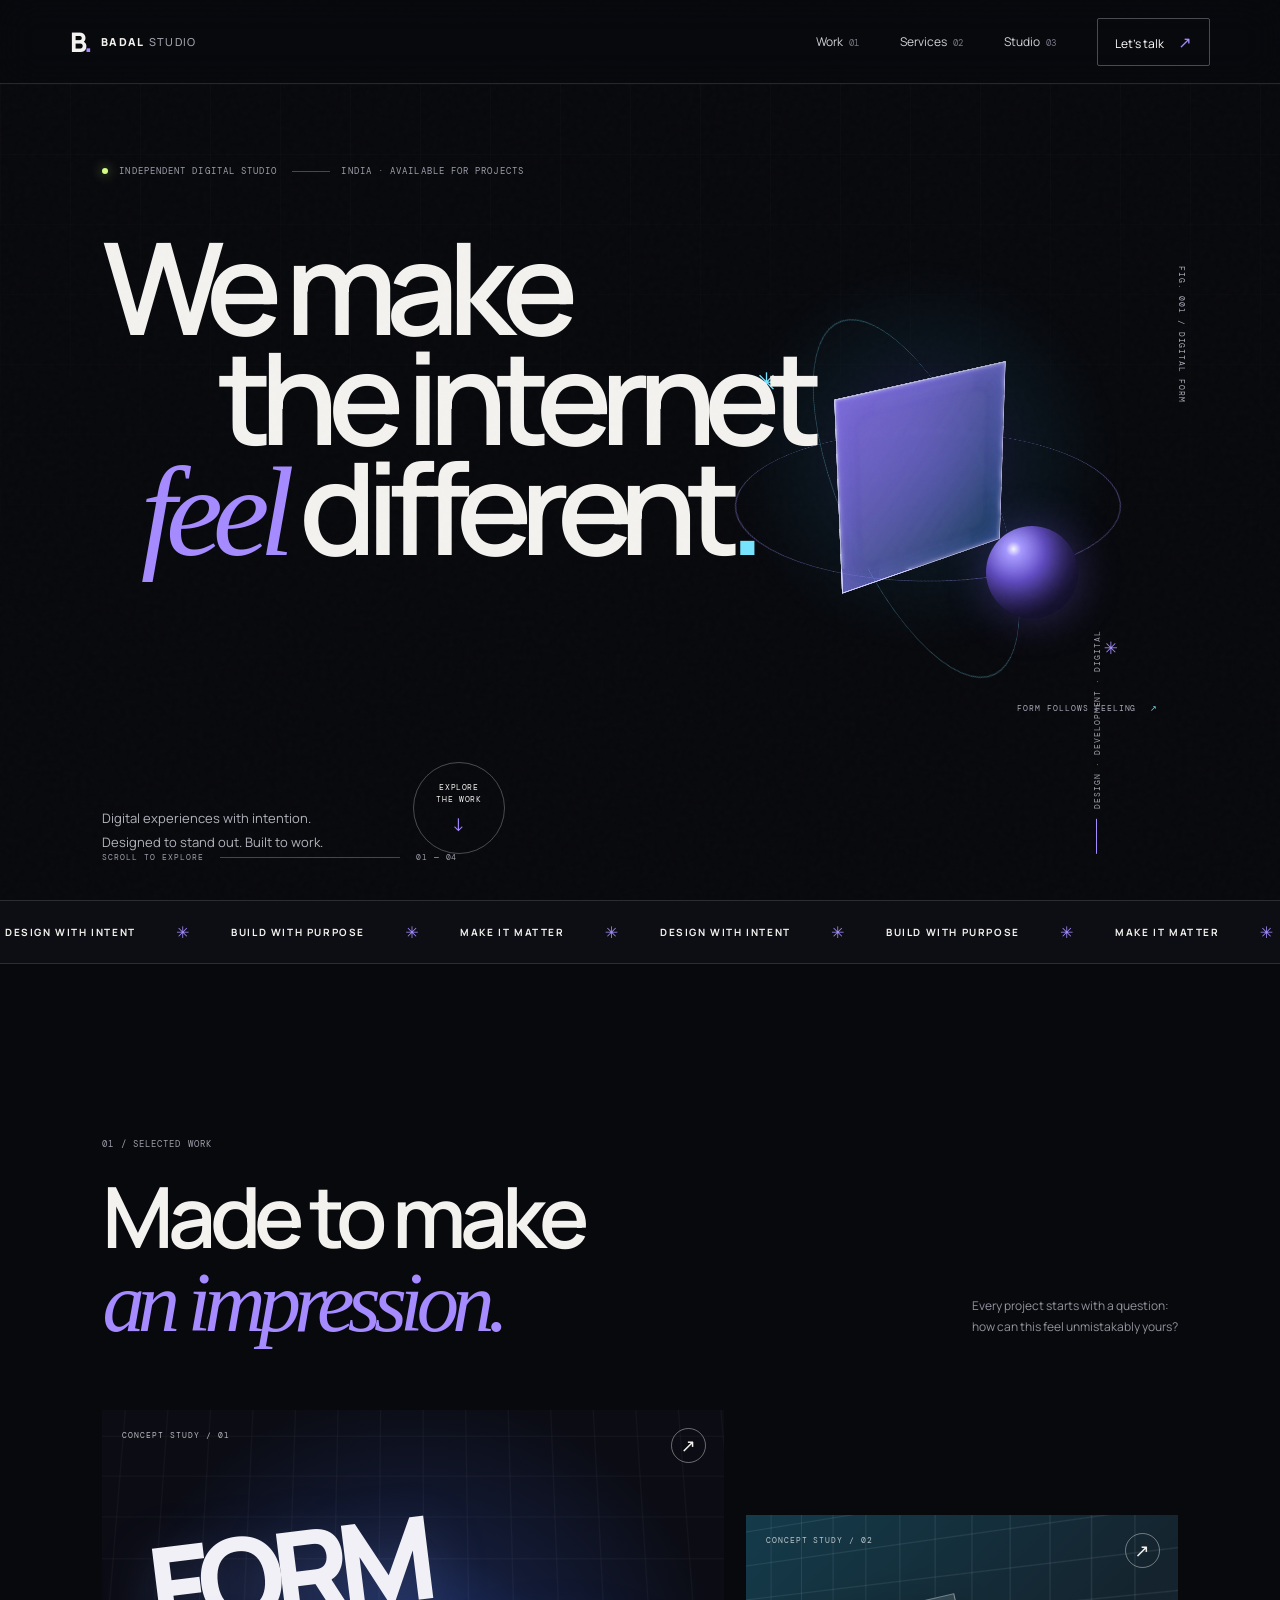
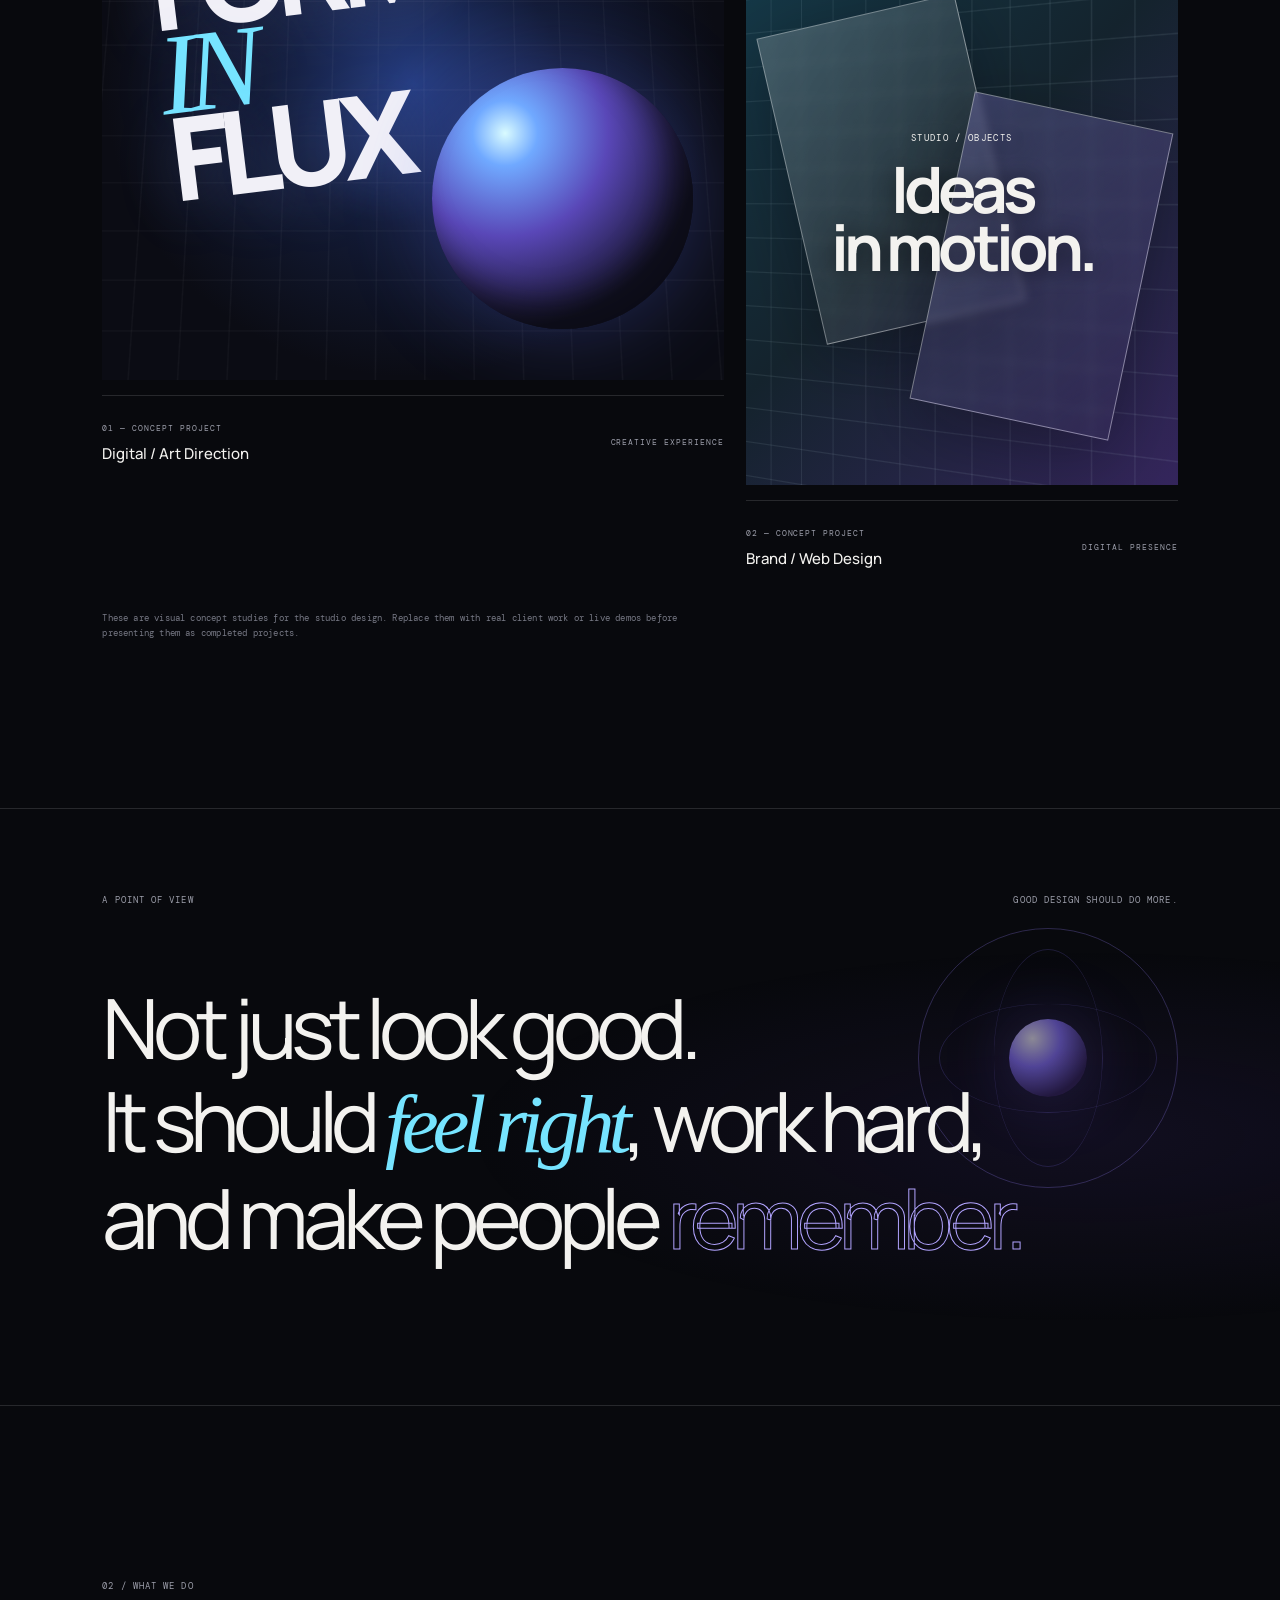
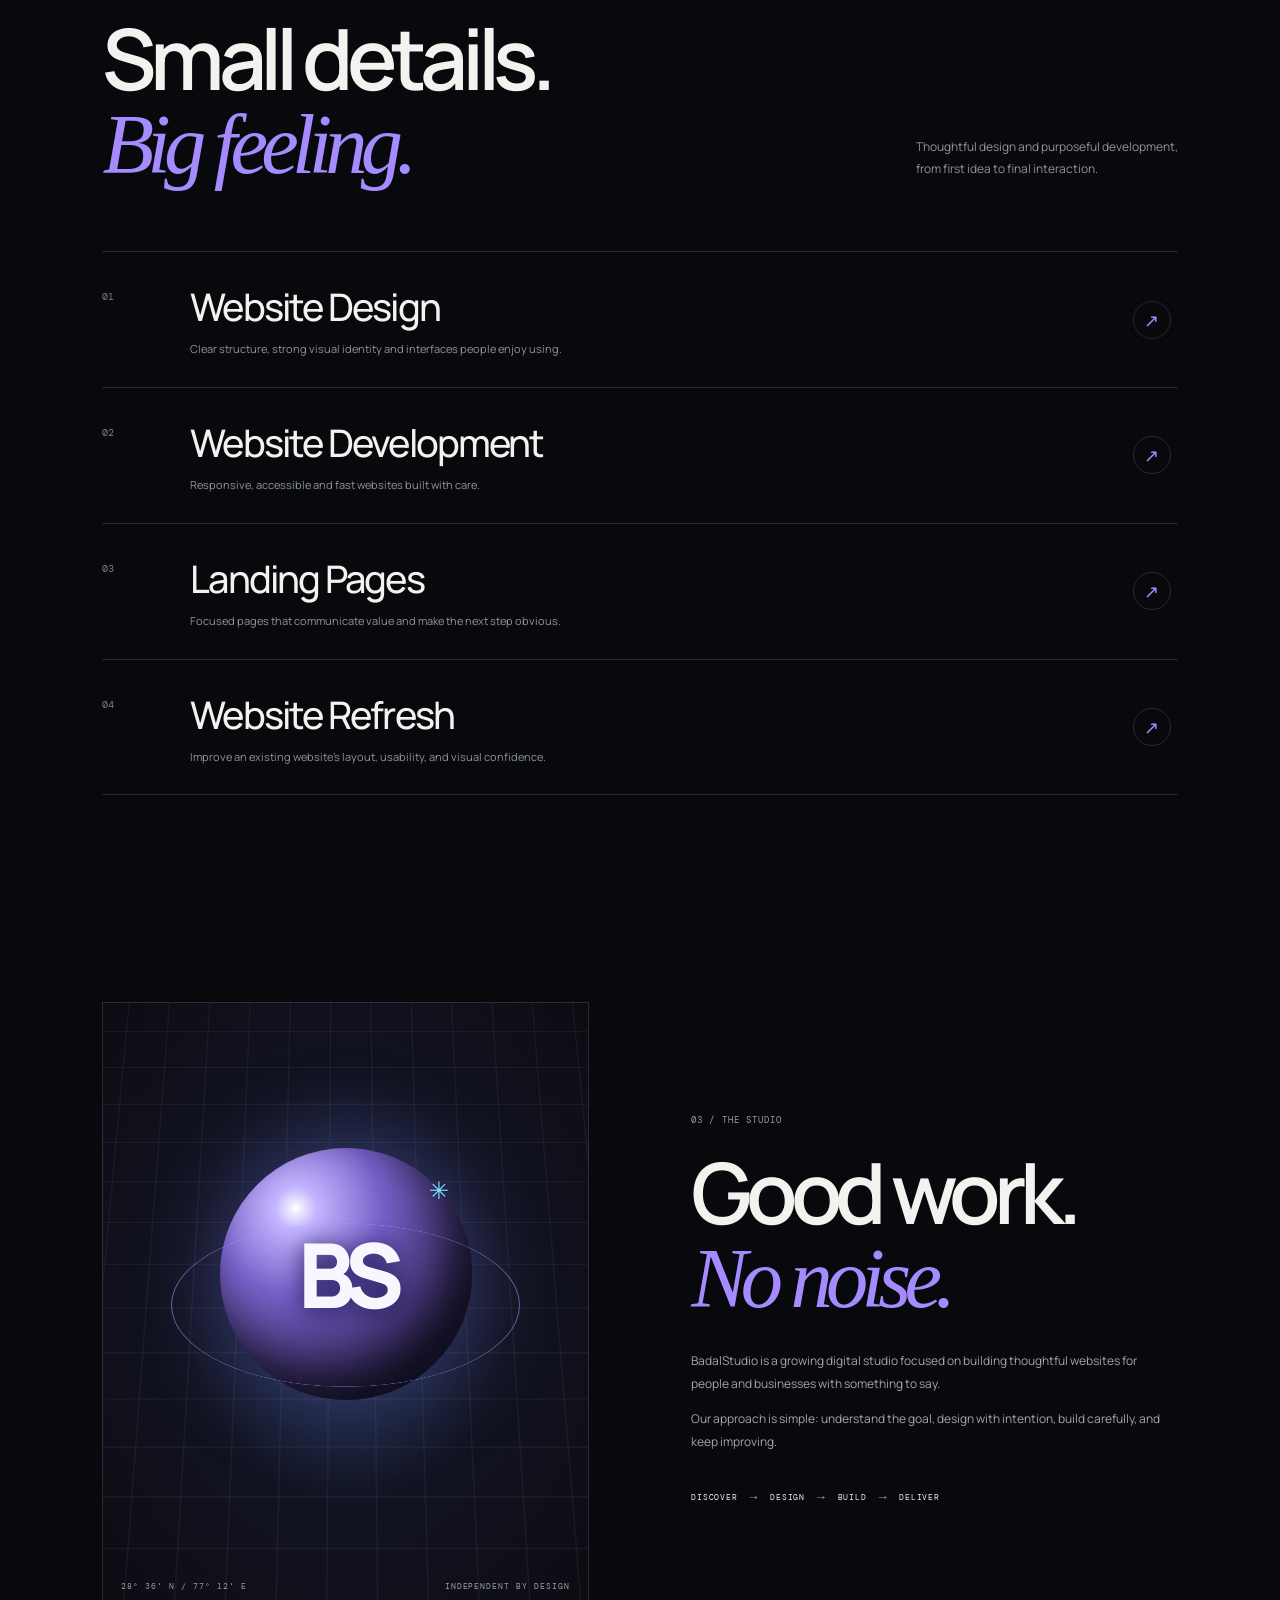
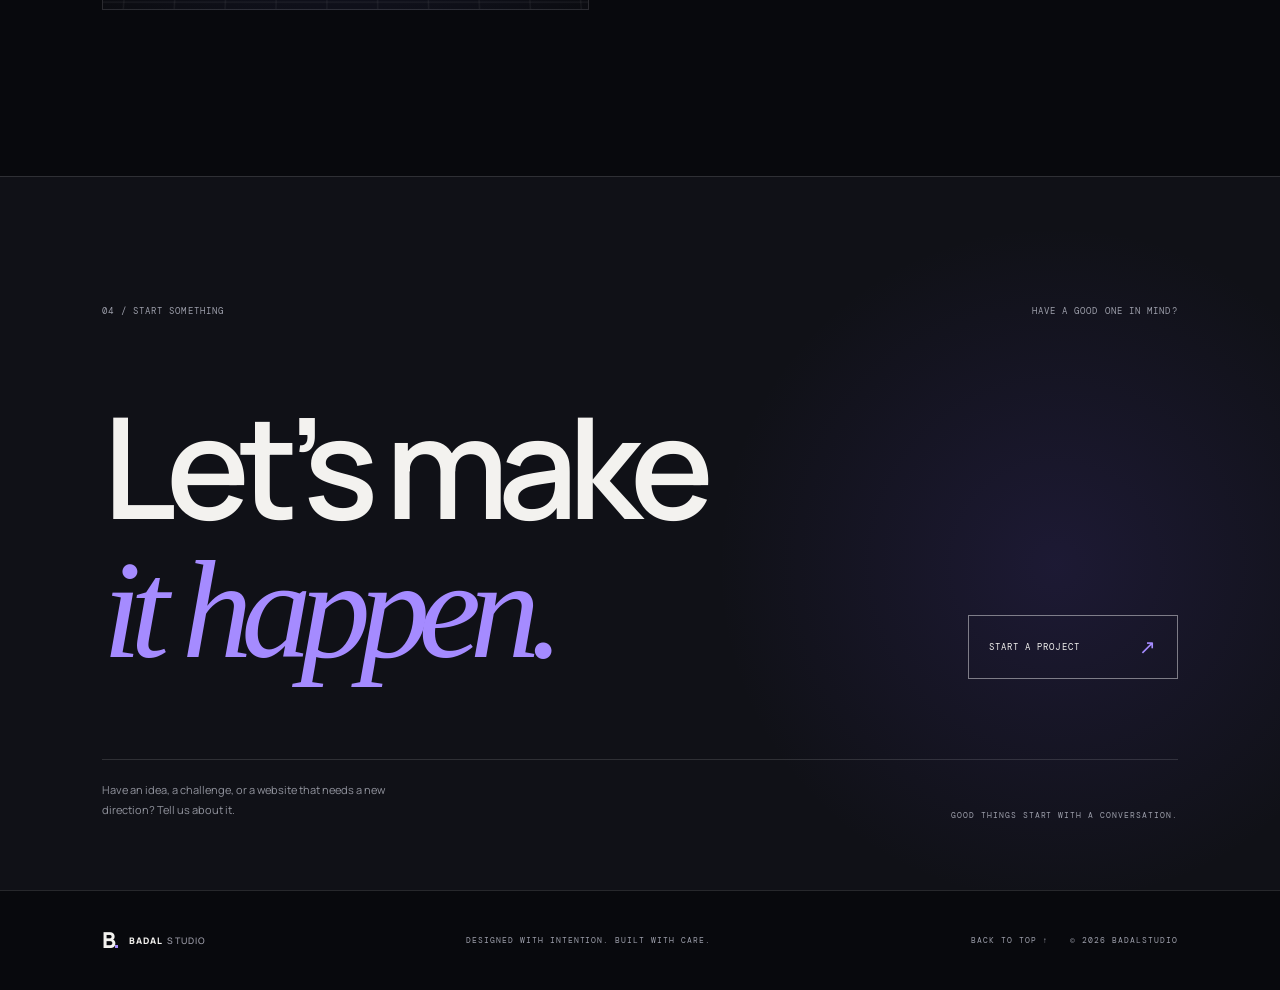
<file: index.html>
<!doctype html>
<html lang="en">
<head>
  <meta charset="utf-8">
  <meta name="viewport" content="width=device-width, initial-scale=1">
  <meta name="theme-color" content="#08090d">
  <meta name="description" content="BadalStudio creates bold, modern digital experiences, websites and landing pages for ambitious brands.">
  <title>BadalStudio — Digital Experiences That Move</title>
  <link rel="preconnect" href="https://fonts.googleapis.com">
  <link rel="preconnect" href="https://fonts.gstatic.com" crossorigin>
  <link href="https://fonts.googleapis.com/css2?family=DM+Mono:wght@400;500&family=Manrope:wght@400;500;600;700;800&display=swap" rel="stylesheet">
  <link rel="stylesheet" href="style.css">
  <script src="script.js" defer></script>
</head>
<body>
  <div class="intro" id="intro" aria-hidden="true">
    <div class="intro-mark"><span>B</span><i></i></div>
    <p>BUILDING SOMETHING DIFFERENT</p>
    <div class="intro-line"><span></span></div>
  </div>

  <div class="noise" aria-hidden="true"></div>
  <div class="pointer-glow" aria-hidden="true"></div>
  <div class="scroll-progress" aria-hidden="true"><span id="scroll-progress"></span></div>

  <header class="site-header" id="top">
    <a class="brand" href="#home" aria-label="BadalStudio home">
      <span class="brand-symbol">B<span>.</span></span>
      <span class="brand-name">BADAL<span>STUDIO</span></span>
    </a>
    <button class="menu-toggle" id="menu-toggle" aria-expanded="false" aria-controls="nav-links" aria-label="Open navigation">
      <span></span><span></span>
    </button>
    <nav class="nav-links" id="nav-links" aria-label="Main navigation">
      <a href="#work">Work <small>01</small></a>
      <a href="#services">Services <small>02</small></a>
      <a href="#about">Studio <small>03</small></a>
      <a class="nav-contact" href="#contact">Let’s talk <span>↗</span></a>
    </nav>
  </header>

  <main>
    <section class="hero section-wrap" id="home">
      <div class="hero-grid" aria-hidden="true"></div>
      <div class="hero-orbit orbit-one" aria-hidden="true"></div>
      <div class="hero-orbit orbit-two" aria-hidden="true"></div>
      <div class="hero-content">
        <div class="eyebrow reveal"><span class="status-dot"></span> INDEPENDENT DIGITAL STUDIO <span class="eyebrow-line"></span> INDIA · AVAILABLE FOR PROJECTS</div>
        <h1 class="hero-title">
          <span class="title-line reveal">We make</span>
          <span class="title-line title-middle reveal">the internet</span>
          <span class="title-line title-last reveal"><em>feel</em> different<span class="title-period">.</span></span>
        </h1>
        <div class="hero-bottom reveal">
          <p class="hero-description">Digital experiences with intention.<br>Designed to stand out. Built to work.</p>
          <a class="circle-link" href="#work" aria-label="Explore our work"><span>EXPLORE<br>THE WORK</span><b>↓</b></a>
          <div class="hero-side-note"><span class="side-line"></span> DESIGN · DEVELOPMENT · DIGITAL</div>
        </div>
      </div>

      <div class="hero-art" aria-label="Abstract animated 3D artwork">
        <div class="art-halo"></div>
        <div class="art-ring ring-a"></div>
        <div class="art-ring ring-b"></div>
        <div class="art-cube">
          <div class="cube-face face-front"></div>
          <div class="cube-face face-back"></div>
          <div class="cube-face face-right"></div>
          <div class="cube-face face-left"></div>
          <div class="cube-face face-top"></div>
          <div class="cube-face face-bottom"></div>
        </div>
        <div class="art-sphere"></div>
        <div class="art-cross cross-one">✳</div>
        <div class="art-cross cross-two">✳</div>
        <div class="art-label label-top">FIG. 001 / DIGITAL FORM</div>
        <div class="art-label label-bottom">FORM FOLLOWS FEELING <span>↗</span></div>
      </div>
      <div class="hero-index"><span>SCROLL TO EXPLORE</span><span class="index-track"></span><span>01 — 04</span></div>
    </section>

    <section class="ticker" aria-label="Studio specialties">
      <div class="ticker-track">
        <span>DESIGN WITH INTENT</span><i>✳</i><span>BUILD WITH PURPOSE</span><i>✳</i><span>MAKE IT MATTER</span><i>✳</i>
        <span>DESIGN WITH INTENT</span><i>✳</i><span>BUILD WITH PURPOSE</span><i>✳</i><span>MAKE IT MATTER</span><i>✳</i>
      </div>
    </section>

    <section class="work section-wrap" id="work">
      <div class="section-heading reveal">
        <div><span class="section-kicker">01 / SELECTED WORK</span><h2>Made to make<br><em>an impression.</em></h2></div>
        <p>Every project starts with a question:<br>how can this feel unmistakably yours?</p>
      </div>

      <div class="project-grid">
        <a class="project-card project-large reveal" href="#contact" aria-label="Discuss a creative portfolio project">
          <div class="project-image image-one">
            <div class="image-grain"></div>
            <div class="poster-word">FORM<br><i>IN</i><br>FLUX</div>
            <div class="poster-orb"></div>
            <span class="project-stamp">CONCEPT STUDY / 01</span>
            <span class="project-open">↗</span>
          </div>
          <div class="project-meta"><div><span>01 — CONCEPT PROJECT</span><h3>Digital / Art Direction</h3></div><span class="project-type">CREATIVE EXPERIENCE</span></div>
        </a>
        <a class="project-card project-small reveal" href="#contact" aria-label="Discuss a modern brand website project">
          <div class="project-image image-two">
            <div class="image-grid"></div>
            <div class="glass-panel panel-one"></div><div class="glass-panel panel-two"></div>
            <div class="image-two-copy"><span>STUDIO / OBJECTS</span><strong>Ideas<br>in motion.</strong></div>
            <span class="project-stamp">CONCEPT STUDY / 02</span>
            <span class="project-open">↗</span>
          </div>
          <div class="project-meta"><div><span>02 — CONCEPT PROJECT</span><h3>Brand / Web Design</h3></div><span class="project-type">DIGITAL PRESENCE</span></div>
        </a>
      </div>
      <p class="demo-note reveal">These are visual concept studies for the studio design. Replace them with real client work or live demos before presenting them as completed projects.</p>
    </section>

    <section class="statement section-wrap" aria-label="Our approach">
      <div class="statement-top reveal"><span class="section-kicker">A POINT OF VIEW</span><span>GOOD DESIGN SHOULD DO MORE.</span></div>
      <p class="statement-text reveal">Not just look good.<br>It should <span class="word-highlight">feel right</span>, work hard,<br>and make people <span class="word-outline">remember.</span></p>
      <div class="statement-decoration" aria-hidden="true"><div class="deco-ring"></div><div class="deco-core"></div></div>
    </section>

    <section class="services section-wrap" id="services">
      <div class="section-heading reveal">
        <div><span class="section-kicker">02 / WHAT WE DO</span><h2>Small details.<br><em>Big feeling.</em></h2></div>
        <p>Thoughtful design and purposeful development,<br>from first idea to final interaction.</p>
      </div>
      <div class="service-list">
        <article class="service-row reveal"><span class="service-number">01</span><div class="service-main"><h3>Website Design</h3><p>Clear structure, strong visual identity and interfaces people enjoy using.</p></div><span class="service-icon">↗</span></article>
        <article class="service-row reveal"><span class="service-number">02</span><div class="service-main"><h3>Website Development</h3><p>Responsive, accessible and fast websites built with care.</p></div><span class="service-icon">↗</span></article>
        <article class="service-row reveal"><span class="service-number">03</span><div class="service-main"><h3>Landing Pages</h3><p>Focused pages that communicate value and make the next step obvious.</p></div><span class="service-icon">↗</span></article>
        <article class="service-row reveal"><span class="service-number">04</span><div class="service-main"><h3>Website Refresh</h3><p>Improve an existing website’s layout, usability, and visual confidence.</p></div><span class="service-icon">↗</span></article>
      </div>
    </section>

    <section class="about section-wrap" id="about">
      <div class="about-visual reveal">
        <div class="about-grid"></div>
        <div class="about-disc"><span>BS</span><i>✳</i></div>
        <div class="about-orbit"></div>
        <span class="about-coordinate">28° 36' N / 77° 12' E</span>
        <span class="about-caption">INDEPENDENT BY DESIGN</span>
      </div>
      <div class="about-copy reveal">
        <span class="section-kicker">03 / THE STUDIO</span>
        <h2>Good work.<br><em>No noise.</em></h2>
        <p>BadalStudio is a growing digital studio focused on building thoughtful websites for people and businesses with something to say.</p>
        <p>Our approach is simple: understand the goal, design with intention, build carefully, and keep improving.</p>
        <div class="process"><span>DISCOVER</span><b>→</b><span>DESIGN</span><b>→</b><span>BUILD</span><b>→</b><span>DELIVER</span></div>
      </div>
    </section>

    <section class="contact section-wrap" id="contact">
      <div class="contact-glow" aria-hidden="true"></div>
      <div class="contact-top reveal"><span class="section-kicker">04 / START SOMETHING</span><span>HAVE A GOOD ONE IN MIND?</span></div>
      <div class="contact-main reveal"><h2>Let’s make<br><em>it happen.</em></h2><a class="contact-button" href="mailto:YOUR_EMAIL_HERE?subject=Project%20enquiry"><span>START A PROJECT</span><b>↗</b></a></div>
      <div class="contact-bottom reveal"><p>Have an idea, a challenge, or a website that needs a new direction? Tell us about it.</p><span>GOOD THINGS START WITH A CONVERSATION.</span></div>
    </section>
  </main>

  <footer class="footer section-wrap">
    <a class="brand footer-brand" href="#home"><span class="brand-symbol">B<span>.</span></span><span class="brand-name">BADAL<span>STUDIO</span></span></a>
    <span class="footer-note">DESIGNED WITH INTENTION. BUILT WITH CARE.</span>
    <div class="footer-links"><a href="#home">BACK TO TOP ↑</a><span>© <span id="year"></span> BADALSTUDIO</span></div>
  </footer>
</body>
</html>
</file>
<file: style.css>
/* BADALSTUDIO — Ultra animated studio experience */
:root{
  --bg:#08090d;--panel:#101218;--text:#f3f2ef;--muted:#92949e;--line:rgba(255,255,255,.13);
  --violet:#a58bff;--cyan:#76e4ff;--lime:#d5ff83;--mono:"DM Mono",monospace;--sans:"Manrope",system-ui,sans-serif;
}
*{box-sizing:border-box}
html{scroll-behavior:smooth;scroll-padding-top:90px}
body{margin:0;background:var(--bg);color:var(--text);font-family:var(--sans);overflow-x:hidden}
body.menu-open{overflow:hidden}
a{color:inherit;text-decoration:none}
button{font:inherit}
::selection{background:var(--violet);color:#08090d}
.noise{position:fixed;inset:0;z-index:30;pointer-events:none;opacity:.035;background-image:url("data:image/svg+xml,%3Csvg viewBox='0 0 180 180' xmlns='http://www.w3.org/2000/svg'%3E%3Cfilter id='n'%3E%3CfeTurbulence type='fractalNoise' baseFrequency='.9' numOctaves='3' stitchTiles='stitch'/%3E%3C/filter%3E%3Crect width='100%25' height='100%25' filter='url(%23n)' opacity='.55'/%3E%3C/svg%3E")}
.pointer-glow{position:fixed;left:0;top:0;width:340px;height:340px;z-index:0;pointer-events:none;border-radius:50%;background:radial-gradient(circle,rgba(125,99,255,.12),transparent 68%);transform:translate(-50%,-50%);opacity:0;transition:opacity .3s}
.scroll-progress{position:fixed;z-index:50;top:0;left:0;width:100%;height:2px;background:transparent}
.scroll-progress span{display:block;width:0;height:100%;background:linear-gradient(90deg,var(--violet),var(--cyan));box-shadow:0 0 12px var(--violet)}
.intro{position:fixed;inset:0;z-index:100;background:#08090d;display:flex;align-items:center;justify-content:center;flex-direction:column;gap:22px;transition:transform 1s cubic-bezier(.76,0,.24,1),visibility 1s}
.intro.is-done{transform:translateY(-105%);visibility:hidden}
.intro-mark{width:62px;height:62px;border:1px solid rgba(255,255,255,.25);display:grid;place-items:center;position:relative;font-size:30px;font-weight:800;animation:mark-breathe 1.5s ease-in-out infinite}
.intro-mark span{position:relative;z-index:1}.intro-mark i{position:absolute;width:9px;height:9px;border-radius:50%;background:var(--violet);right:9px;bottom:9px;box-shadow:0 0 20px var(--violet)}
.intro p,.intro-line{font:10px var(--mono);letter-spacing:.2em;color:#9a9ba7}
.intro-line{width:180px;height:2px;background:#20212b;overflow:hidden}.intro-line span{display:block;width:45%;height:100%;background:var(--violet);animation:load-line 1.2s ease-in-out infinite}
@keyframes load-line{from{transform:translateX(-110%)}to{transform:translateX(250%)}}
@keyframes mark-breathe{50%{transform:scale(1.06);box-shadow:0 0 35px #7860ff22}}
.site-header{height:84px;padding:0 5.5vw;display:flex;align-items:center;justify-content:space-between;border-bottom:1px solid var(--line);position:relative;z-index:40;background:rgba(8,9,13,.7);backdrop-filter:blur(18px)}
.brand{display:flex;align-items:center;gap:11px;position:relative;z-index:2}
.brand-symbol{font-size:27px;letter-spacing:-.1em;font-weight:800}.brand-symbol>span{color:var(--violet)}
.brand-name{font-size:11px;letter-spacing:.12em;font-weight:800}.brand-name span{font-weight:500;color:#a1a1ad;margin-left:4px}
.nav-links{display:flex;align-items:center;gap:clamp(22px,3.2vw,52px)}
.nav-links>a{font-size:12px;color:#d2d2d9;transition:color .25s}
.nav-links>a:hover{color:var(--violet)}
.nav-links small{font:9px var(--mono);color:#777987;margin-left:4px}
.nav-links .nav-contact{border:1px solid #ffffff45;padding:12px 17px;border-radius:2px;color:white}
.nav-contact span{color:var(--violet);padding-left:12px;font-size:16px}
.menu-toggle{display:none;background:none;border:0;color:white}
.section-wrap{padding-left:8vw;padding-right:8vw;position:relative}
.hero{min-height:calc(100svh - 84px);padding-top:clamp(60px,9vh,112px);padding-bottom:42px;overflow:hidden;isolation:isolate}
.hero-grid{position:absolute;inset:0;z-index:-2;opacity:.24;background-image:linear-gradient(rgba(255,255,255,.08) 1px,transparent 1px),linear-gradient(90deg,rgba(255,255,255,.08) 1px,transparent 1px);background-size:70px 70px;mask-image:linear-gradient(to bottom,#000,transparent 95%);animation:grid-drift 24s linear infinite}
@keyframes grid-drift{to{background-position:70px 140px}}
.hero-content{position:relative;z-index:3;max-width:1000px}
.eyebrow,.section-kicker,.hero-side-note,.art-label,.hero-index,.project-meta>div>span,.project-type,.project-stamp,.demo-note,.statement-top>span:last-child,.contact-top>span:last-child,.contact-bottom>span,.footer-note,.footer-links,.about-coordinate,.about-caption{font:9px var(--mono);letter-spacing:.12em;color:#9c9eaa}
.eyebrow{display:flex;align-items:center;gap:11px;margin-bottom:clamp(38px,6vh,70px)}
.status-dot{width:6px;height:6px;border-radius:50%;background:var(--lime);box-shadow:0 0 12px #d5ff83a8;animation:dot-pulse 2s ease-in-out infinite}
@keyframes dot-pulse{50%{box-shadow:0 0 0 6px #d5ff8312}}
.eyebrow-line{height:1px;width:38px;background:#454650;margin-left:4px}
.hero-title{margin:0;font-size:clamp(56px,10.5vw,154px);line-height:.86;letter-spacing:-.09em;font-weight:600;position:relative;z-index:3}
.title-line{display:block;overflow:visible;white-space:nowrap}
.title-middle{padding-left:clamp(24px,9vw,135px)}
.title-last{padding-left:clamp(6px,3vw,44px)}
.hero-title em,.section-heading h2 em,.about-copy h2 em,.contact-main h2 em{font-family:Georgia,serif;font-weight:400;letter-spacing:-.08em;color:var(--violet)}
.title-period{color:var(--cyan)}
.hero-bottom{display:flex;align-items:flex-end;gap:clamp(30px,7vw,105px);margin-top:clamp(40px,7vh,85px);position:relative;z-index:4}
.hero-description{font-size:13px;line-height:1.8;color:#b2b3bd;margin:0;max-width:250px}
.circle-link{width:92px;height:92px;border:1px solid #ffffff45;border-radius:50%;display:flex;flex-direction:column;justify-content:center;align-items:center;gap:6px;flex-shrink:0;transition:background .3s,color .3s,transform .3s}
.circle-link span{font:8px/1.5 var(--mono);letter-spacing:.08em;text-align:center}.circle-link b{font-size:18px;font-weight:400;color:var(--violet)}
.circle-link:hover{background:var(--violet);color:#08090d;transform:rotate(-10deg) scale(1.04)}.circle-link:hover b{color:#08090d}
.hero-side-note{margin-left:auto;display:flex;align-items:center;gap:10px;writing-mode:vertical-rl;transform:rotate(180deg);font-size:8px}
.side-line{height:35px;width:1px;background:var(--violet)}
.hero-art{position:absolute;right:2%;top:12%;width:47%;height:74%;min-height:420px;z-index:1;pointer-events:none;perspective:1000px}
.art-halo{position:absolute;width:70%;aspect-ratio:1;left:14%;top:12%;border-radius:50%;background:radial-gradient(circle,rgba(104,74,255,.22),rgba(43,189,255,.06) 40%,transparent 68%);filter:blur(8px);animation:halo-pulse 6s ease-in-out infinite alternate}
@keyframes halo-pulse{to{transform:scale(1.16);opacity:.7}}
.art-ring{position:absolute;border:1px solid rgba(159,144,255,.45);border-radius:50%;left:17%;top:20%;width:66%;aspect-ratio:1;transform-style:preserve-3d}
.ring-a{transform:rotateX(68deg) rotateZ(-20deg);animation:ring-spin 17s linear infinite}
.ring-b{border-color:rgba(118,228,255,.35);transform:rotateY(66deg) rotateX(22deg);animation:ring-spin 24s linear infinite reverse}
@keyframes ring-spin{to{rotate:0 0 1 360deg}}
.art-cube{position:absolute;width:35%;aspect-ratio:1;left:32%;top:32%;transform-style:preserve-3d;transform:rotateX(-24deg) rotateY(36deg);animation:cube-float 7s ease-in-out infinite,cube-turn 19s linear infinite}
.cube-face{position:absolute;inset:0;border:1px solid rgba(220,215,255,.7);background:linear-gradient(135deg,rgba(148,124,255,.23),rgba(30,198,255,.04));box-shadow:inset 0 0 30px #8c7bff13;backdrop-filter:blur(1px)}
.face-front{transform:translateZ(50%)}.face-back{transform:rotateY(180deg) translateZ(50%)}.face-right{transform:rotateY(90deg) translateZ(50%)}.face-left{transform:rotateY(-90deg) translateZ(50%)}.face-top{transform:rotateX(90deg) translateZ(50%)}.face-bottom{transform:rotateX(-90deg) translateZ(50%)}
@keyframes cube-float{0%,100%{translate:0 0}50%{translate:0 -24px}}
@keyframes cube-turn{to{rotate:0 1 0 360deg}}
.art-sphere{position:absolute;width:16%;aspect-ratio:1;left:60%;top:57%;border-radius:50%;background:radial-gradient(circle at 30% 25%,#f8f5ff 0,#a79aff 8%,#6751ce 34%,#21194d 72%);box-shadow:inset -15px -16px 30px #08090d88,0 0 45px #7c65ff55;animation:sphere-float 5s ease-in-out infinite alternate}
@keyframes sphere-float{to{transform:translate(-30px,-38px) scale(1.07)}}
.art-cross{position:absolute;color:var(--cyan);font-size:27px;animation:cross-spin 12s linear infinite}.cross-one{left:20%;top:30%}.cross-two{right:17%;bottom:21%;font-size:17px;color:var(--violet);animation-direction:reverse}
@keyframes cross-spin{to{transform:rotate(360deg)}}
.art-label{position:absolute;font-size:8px;color:#a8a9b7}.label-top{right:5%;top:14%;writing-mode:vertical-rl}.label-bottom{bottom:12%;right:10%;display:flex;gap:14px}.label-bottom span{color:var(--cyan)}
.hero-index{display:flex;align-items:center;gap:16px;position:absolute;bottom:38px;left:8vw;right:8vw;font-size:8px}
.index-track{height:1px;background:#444550;flex:1;max-width:180px}
.ticker{overflow:hidden;border-top:1px solid var(--line);border-bottom:1px solid var(--line);padding:20px 0;background:#0d0e13}
.ticker-track{display:flex;align-items:center;justify-content:space-around;gap:30px;white-space:nowrap;min-width:max-content;animation:ticker-run 32s linear infinite;font-size:10px;letter-spacing:.16em;font-weight:700}
.ticker-track i{font-style:normal;color:var(--violet);font-size:16px}
@keyframes ticker-run{to{transform:translateX(-30%)}}
.work,.services{padding-top:clamp(90px,13vw,180px);padding-bottom:clamp(90px,13vw,170px)}
.section-heading{display:flex;justify-content:space-between;align-items:flex-end;gap:40px;margin-bottom:65px}
.section-heading h2,.about-copy h2,.contact-main h2{font-size:clamp(42px,6.6vw,90px);line-height:.98;letter-spacing:-.075em;font-weight:600;margin:23px 0 0}
.section-heading>p{font-size:12px;line-height:1.8;color:var(--muted);margin:0 0 7px}
.project-grid{display:grid;grid-template-columns:1.18fr .82fr;gap:22px;align-items:start}
.project-small{margin-top:105px}
.project-image{height:clamp(300px,45vw,570px);position:relative;overflow:hidden;background:#12141d;isolation:isolate}
.image-one{background:radial-gradient(ellipse at 50% 48%,#263d80 0,#131b36 34%,#0b0c14 70%)}
.image-grain{position:absolute;inset:0;background-image:linear-gradient(90deg,#ffffff0c 1px,transparent 1px),linear-gradient(#ffffff0c 1px,transparent 1px);background-size:40px 40px;transform:perspective(600px) rotateX(9deg) scale(1.15);opacity:.7}
.poster-word{position:absolute;top:21%;left:9%;font-size:clamp(60px,9vw,140px);line-height:.72;letter-spacing:-.1em;font-weight:800;color:#f1f0f7;text-shadow:0 12px 60px #91a8ff35;transform:rotate(-7deg);transition:transform .7s cubic-bezier(.2,.8,.2,1)}
.poster-word i{font-family:Georgia,serif;font-weight:400;color:var(--cyan)}
.poster-orb{position:absolute;width:42%;aspect-ratio:1;border-radius:50%;right:5%;bottom:9%;background:radial-gradient(circle at 28% 25%,#d9fbff,#70a9ff 12%,#5947b7 38%,#131327 72%);box-shadow:0 0 90px #5d74ff4d,inset -20px -24px 30px #08090d99;animation:orb-drift 8s ease-in-out infinite alternate}
@keyframes orb-drift{to{transform:translate(-20px,-28px) rotate(15deg)}}
.image-two{background:linear-gradient(135deg,#143b4b,#14232d 48%,#34255c);display:flex;align-items:center;justify-content:center}
.image-grid{position:absolute;inset:0;background-image:linear-gradient(#d5f7ff16 1px,transparent 1px),linear-gradient(90deg,#d5f7ff16 1px,transparent 1px);background-size:32px 32px;transform:perspective(500px) rotateY(-15deg) scale(1.2)}
.glass-panel{position:absolute;width:47%;height:55%;border:1px solid #ffffff63;background:linear-gradient(135deg,#ffffff30,#ffffff04);backdrop-filter:blur(4px);box-shadow:0 20px 70px #05060c55;transform:rotate(-13deg);transition:transform .7s}
.panel-one{left:10%;top:17%}.panel-two{right:8%;bottom:11%;transform:rotate(12deg);background:linear-gradient(135deg,#a58bff40,#ffffff05)}
.image-two-copy{position:relative;z-index:2;text-align:center;text-shadow:0 2px 22px #0007}.image-two-copy span{font:9px var(--mono);letter-spacing:.15em}.image-two-copy strong{display:block;font-size:clamp(32px,5vw,68px);line-height:.9;letter-spacing:-.08em;margin-top:14px}
.project-stamp{position:absolute;top:20px;left:20px;font-size:8px;color:#ffffffb5}
.project-open{position:absolute;right:18px;top:18px;width:35px;height:35px;border:1px solid #ffffff65;border-radius:50%;display:grid;place-items:center;font-size:18px;transition:background .3s,color .3s,transform .3s}
.project-card:hover .project-open{background:var(--text);color:var(--bg);transform:rotate(45deg)}
.project-card:hover .poster-word{transform:rotate(0) translate(8px,-6px)}
.project-card:hover .panel-one{transform:rotate(-7deg) translate(-5px,-8px)}.project-card:hover .panel-two{transform:rotate(7deg) translate(7px,4px)}
.project-meta{display:flex;justify-content:space-between;gap:12px;padding-top:18px;border-top:1px solid var(--line);margin-top:15px}
.project-meta>div>span{font-size:8px}.project-meta h3{font-size:15px;font-weight:500;margin:7px 0}
.project-type{font-size:8px;align-self:center;text-align:right}
.demo-note{font-size:9px;line-height:1.7;letter-spacing:.02em;max-width:600px;margin:35px 0 0;color:#777985}
.statement{padding-top:85px;padding-bottom:140px;overflow:hidden;border-top:1px solid var(--line);border-bottom:1px solid var(--line);background:radial-gradient(ellipse at 85% 55%,#37256b35,transparent 40%)}
.statement-top,.contact-top{display:flex;justify-content:space-between;gap:20px}
.statement-text{font-size:clamp(36px,6.5vw,86px);line-height:1.12;letter-spacing:-.075em;margin:75px 0 0;position:relative;z-index:2}
.word-highlight{color:var(--cyan);font-family:Georgia,serif;font-style:italic;font-weight:400}
.word-outline{color:transparent;-webkit-text-stroke:1px #b2a4ff}
.statement-decoration{position:absolute;right:8%;top:20%;width:260px;aspect-ratio:1;opacity:.55}
.deco-ring{position:absolute;inset:0;border:1px solid #9984ff7a;border-radius:50%;animation:ring-spin 20s linear infinite}
.deco-ring:before,.deco-ring:after{content:"";position:absolute;inset:20px;border:1px solid #8c7dff55;border-radius:50%;transform:rotateX(60deg)}
.deco-ring:after{transform:rotateY(60deg)}
.deco-core{position:absolute;inset:35%;border-radius:50%;background:radial-gradient(circle at 30% 25%,#f4f0ff,#8974ff 35%,#33235c 75%);box-shadow:0 0 70px #8065ff6b;animation:halo-pulse 4s ease-in-out infinite alternate}
.service-list{border-top:1px solid var(--line)}
.service-row{display:grid;grid-template-columns:70px 1fr 45px;gap:18px;align-items:center;padding:28px 0;border-bottom:1px solid var(--line);transition:padding .35s}
.service-number{font:10px var(--mono);color:#7e808b;align-self:start;padding-top:10px}
.service-main h3{font-size:clamp(22px,3vw,38px);font-weight:500;letter-spacing:-.05em;margin:0;transition:color .3s}
.service-main p{font-size:11px;color:var(--muted);line-height:1.7;margin:8px 0 0;max-width:520px}
.service-icon{width:38px;height:38px;border:1px solid var(--line);border-radius:50%;display:grid;place-items:center;font-size:18px;color:var(--violet);transition:transform .35s,background .35s,color .35s}
.service-row:hover{padding-left:12px;padding-right:12px}.service-row:hover h3{color:var(--violet)}.service-row:hover .service-icon{transform:rotate(45deg);background:var(--violet);color:#08090d}
.about{padding-top:40px;padding-bottom:clamp(100px,13vw,180px);display:grid;grid-template-columns:1fr 1fr;gap:clamp(45px,8vw,120px);align-items:center}
.about-visual{min-height:450px;aspect-ratio:4/5;position:relative;overflow:hidden;background:radial-gradient(ellipse at 50% 48%,#233d62,#121321 48%,#0b0c11);border:1px solid var(--line)}
.about-grid{position:absolute;inset:0;background-image:linear-gradient(#ffffff0d 1px,transparent 1px),linear-gradient(90deg,#ffffff0d 1px,transparent 1px);background-size:38px 38px;transform:perspective(700px) rotateX(15deg) scale(1.2)}
.about-disc{position:absolute;left:24%;top:24%;width:52%;aspect-ratio:1;border-radius:50%;display:grid;place-items:center;background:radial-gradient(circle at 30% 24%,#fff,#c4b5ff 8%,#7860c9 33%,#21193d 75%);box-shadow:inset -20px -25px 40px #08090d99,0 0 100px #8c76ff44;animation:orb-drift 9s ease-in-out infinite alternate}
.about-disc span{font-size:clamp(52px,7vw,90px);letter-spacing:-.12em;font-weight:800;color:#f8f6ff;text-shadow:0 3px 25px #1d164e}
.about-disc i{position:absolute;right:9%;top:10%;font-style:normal;color:var(--cyan);font-size:24px;animation:cross-spin 15s linear infinite}
.about-orbit{position:absolute;inset:14%;border:1px solid #b1a1ff8a;border-radius:50%;transform:rotateX(68deg);animation:ring-spin 20s linear infinite}
.about-coordinate,.about-caption{position:absolute;bottom:18px;font-size:8px}.about-coordinate{left:18px}.about-caption{right:18px}
.about-copy h2{margin-bottom:30px}.about-copy>p{font-size:12px;line-height:1.9;color:#a4a5af;max-width:470px}
.process{display:flex;flex-wrap:wrap;align-items:center;gap:12px;margin-top:35px;font:8px var(--mono);letter-spacing:.1em}.process b{font-size:13px;color:var(--violet);font-weight:400}
.contact{padding-top:clamp(70px,10vw,130px);padding-bottom:70px;background:#101117;overflow:hidden;border-top:1px solid var(--line)}
.contact-glow{position:absolute;right:-10%;top:5%;width:55vw;aspect-ratio:1;border-radius:50%;background:radial-gradient(circle,#5740b72e,transparent 68%);pointer-events:none;animation:halo-pulse 7s ease-in-out infinite alternate}
.contact-main{display:flex;justify-content:space-between;align-items:flex-end;gap:35px;position:relative;z-index:1;margin:80px 0}
.contact-main h2{font-size:clamp(60px,11vw,150px);margin:0}
.contact-button{display:flex;align-items:center;gap:28px;padding:18px 20px;border:1px solid #ffffff70;min-width:210px;justify-content:space-between;font:9px var(--mono);letter-spacing:.12em;transition:background .3s,color .3s,border-color .3s}
.contact-button b{font-size:20px;color:var(--violet);font-weight:400;transition:transform .3s}
.contact-button:hover{background:var(--violet);border-color:var(--violet);color:#08090d}.contact-button:hover b{color:#08090d;transform:translate(4px,-4px)}
.contact-bottom{display:flex;justify-content:space-between;gap:35px;align-items:flex-end;border-top:1px solid var(--line);padding-top:20px}
.contact-bottom p{font-size:11px;line-height:1.8;color:var(--muted);max-width:330px;margin:0}.contact-bottom>span{font-size:8px;text-align:right}
.footer{min-height:100px;display:flex;align-items:center;justify-content:space-between;gap:25px;border-top:1px solid var(--line)}
.footer-brand .brand-symbol{font-size:22px}.footer-brand .brand-name{font-size:9px}.footer-note{font-size:8px}.footer-links{display:flex;gap:22px;font-size:8px}.footer-links a:hover{color:var(--violet)}
.reveal{opacity:0;transform:translateY(28px);transition:opacity .8s ease,transform .8s cubic-bezier(.2,.75,.25,1)}
.reveal.is-visible{opacity:1;transform:translateY(0)}
.title-line.reveal{transform:translateY(55px);transition-delay:.08s}.title-line.reveal.is-visible{transform:translateY(0)}
.title-line:nth-child(2){transition-delay:.15s}.title-line:nth-child(3){transition-delay:.22s}
@media (min-width:1200px){.hero-art{right:5%;width:45%}.hero-title{font-size:clamp(120px,10vw,158px)}}
@media (max-width:900px){
  .hero-art{right:-10%;width:58%;opacity:.78}.hero-title{font-size:clamp(62px,11vw,105px)}.hero-bottom{gap:28px}
  .section-wrap{padding-left:6vw;padding-right:6vw}.hero-index{left:6vw;right:6vw}
  .about{gap:45px}.about-visual{min-height:360px}.statement-decoration{right:-5%;opacity:.3}
}
@media (max-width:650px){
  html{scroll-padding-top:72px}.site-header{height:72px;padding:0 6vw}.brand-symbol{font-size:24px}.brand-name{font-size:10px}
  .menu-toggle{display:flex;width:42px;height:42px;align-items:center;justify-content:center;flex-direction:column;gap:6px;position:relative;z-index:45;border:1px solid var(--line)}
  .menu-toggle span{height:1px;width:17px;background:white;transition:transform .25s}
  .menu-toggle[aria-expanded="true"] span:first-child{transform:translateY(3.5px) rotate(45deg)}.menu-toggle[aria-expanded="true"] span:last-child{transform:translateY(-3.5px) rotate(-45deg)}
  .nav-links{position:fixed;inset:0;background:rgba(8,9,13,.97);backdrop-filter:blur(20px);display:flex;flex-direction:column;justify-content:center;align-items:flex-start;padding:0 12vw;gap:28px;transform:translateY(-105%);transition:transform .5s cubic-bezier(.76,0,.24,1);z-index:42}
  .nav-links.is-open{transform:translateY(0)}.nav-links>a{font-size:28px;letter-spacing:-.05em}.nav-links small{font-size:9px}.nav-links .nav-contact{font-size:15px;margin-top:12px;padding:15px 18px}
  .hero{min-height:calc(100svh - 72px);padding-top:58px;padding-bottom:100px}
  .eyebrow{font-size:7px;letter-spacing:.08em;gap:7px;margin-bottom:42px;flex-wrap:wrap}.eyebrow-line{width:20px}
  .hero-title{font-size:clamp(53px,12.5vw,83px);line-height:.9;letter-spacing:-.09em;position:relative;z-index:4}
  .title-middle{padding-left:5vw}.title-last{padding-left:1vw}
  .hero-art{width:85%;height:53%;min-height:280px;right:-20%;top:37%;opacity:.6}
  .hero-bottom{margin-top:40px;align-items:flex-start;gap:17px;flex-wrap:wrap}.hero-description{font-size:11px;max-width:190px}
  .circle-link{width:70px;height:70px;margin-left:auto}.circle-link span{font-size:7px}
  .hero-side-note{display:none}.hero-index{bottom:26px;font-size:7px}
  .ticker{padding:16px 0}.ticker-track{font-size:9px;gap:20px}
  .section-heading{display:block;margin-bottom:38px}.section-heading h2,.about-copy h2{font-size:clamp(42px,11vw,66px);margin-top:18px}
  .section-heading>p{margin-top:24px;font-size:11px}
  .work,.services{padding-top:90px;padding-bottom:90px}
  .project-grid{grid-template-columns:1fr;gap:36px}.project-small{margin-top:0}.project-image{height:105vw;max-height:480px;min-height:310px}
  .poster-word{font-size:clamp(78px,18vw,130px)}.project-meta h3{font-size:14px}.project-type{font-size:7px}
  .statement{padding-top:60px;padding-bottom:90px}.statement-top>span:last-child{font-size:7px}.statement-text{font-size:clamp(37px,9vw,58px);margin-top:55px}.statement-decoration{width:180px;right:-14%;top:36%}
  .service-row{grid-template-columns:32px 1fr 32px;gap:12px;padding:23px 0}.service-main h3{font-size:22px}.service-main p{font-size:10px}.service-icon{width:30px;height:30px}
  .about{grid-template-columns:1fr;padding-top:20px;padding-bottom:90px;gap:35px}.about-visual{min-height:0;aspect-ratio:1/1}.about-copy h2{margin-bottom:22px}.about-copy>p{font-size:11px}
  .contact{padding-top:65px;padding-bottom:45px}.contact-top>span:last-child{font-size:7px;text-align:right}.contact-main{display:block;margin:60px 0}.contact-main h2{font-size:clamp(58px,14vw,92px)}.contact-button{margin-top:34px;max-width:260px}
  .contact-bottom{display:block}.contact-bottom>span{display:block;text-align:left;margin-top:18px}.footer{padding-top:25px;padding-bottom:25px;flex-wrap:wrap;min-height:0}.footer-note{order:3;width:100%}.footer-links{font-size:7px;gap:12px}
}
@media (prefers-reduced-motion:reduce){
  *,*::before,*::after{scroll-behavior:auto!important;animation-duration:.01ms!important;animation-iteration-count:1!important;transition-duration:.01ms!important}
  .intro{display:none}.reveal{opacity:1;transform:none}
}
</file>
